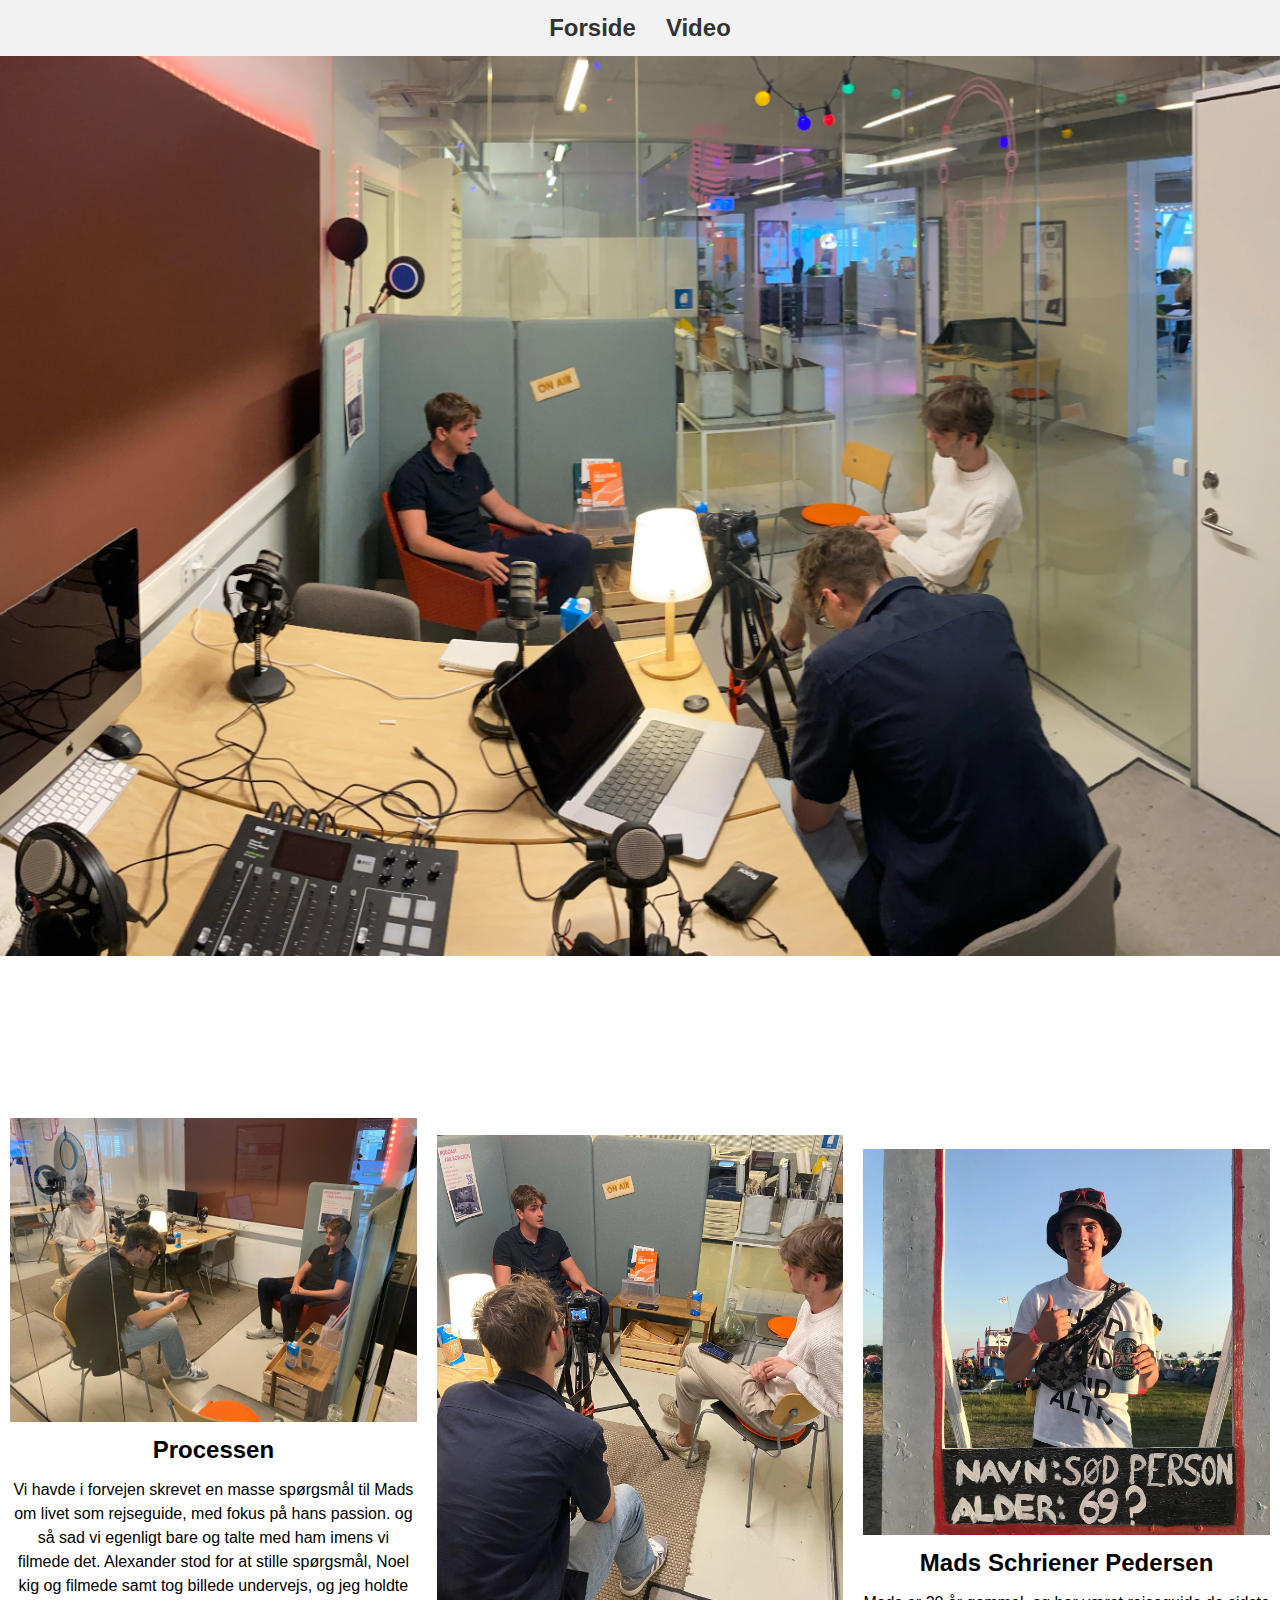
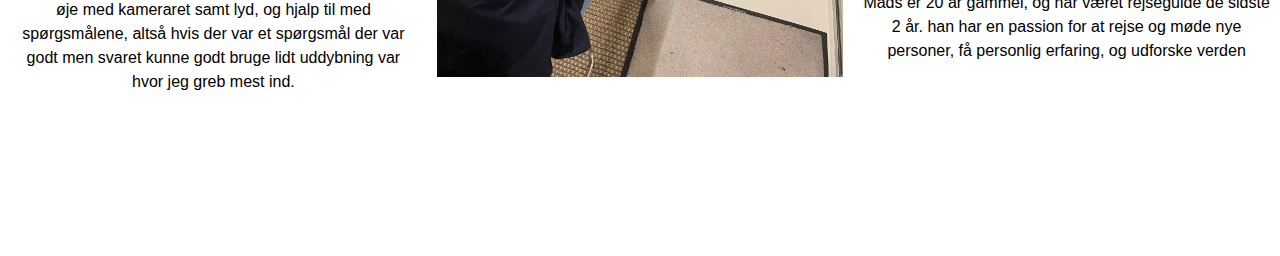
<file: index.html>
<!DOCTYPE html>
<html lang="da">

<head>
    <meta charset="UTF-8">
    <meta http-equiv="X-UA-Compatible" content="IE=edge">
    <meta name="viewport" content="width=device-width, initial-scale=1.0">
    <title>forside</title>
    <link rel="stylesheet" href="style.css">
</head>

<body>
    <header>
        <nav>
            <ul>
                <li><a href="index.html">Forside</a></li>
                <li><a href="video.html">Video</a></li>
            </ul>
        </nav>
    </header>
    <main>
        <div id="wp"></div>
        <div class="container">
            <div class="image image-1">
                <img src="billeder/horisontal.webp" alt="Billede 1">
                <h2>Processen</h2>
                <p>Vi havde i forvejen skrevet en masse spørgsmål til Mads om livet som rejseguide, med fokus på hans
                    passion. og så sad vi egenligt bare og talte med ham imens vi filmede det. Alexander stod for at
                    stille spørgsmål, Noel kig og filmede samt tog billede undervejs, og jeg holdte øje med kameraret
                    samt lyd, og hjalp til med spørgsmålene, altså hvis der var et spørgsmål der var godt men svaret
                    kunne godt bruge lidt uddybning var hvor jeg greb mest ind.</p>
            </div>
            <div class="image image-2">
                <img src="billeder/lodret.webp" alt="Billede 2">
            </div>
            <div class="image image-3">
                <img src="billeder/portræt.webp" alt="Billede 3">
                <h2>Mads Schriener Pedersen</h2>
                <p>Mads er 20 år gammel, og har været rejseguide de sidste 2 år. han har en passion for at rejse og møde
                    nye personer, få personlig erfaring, og udforske verden</p>
            </div>
        </div>
    </main>
</body>

</html>
</file>
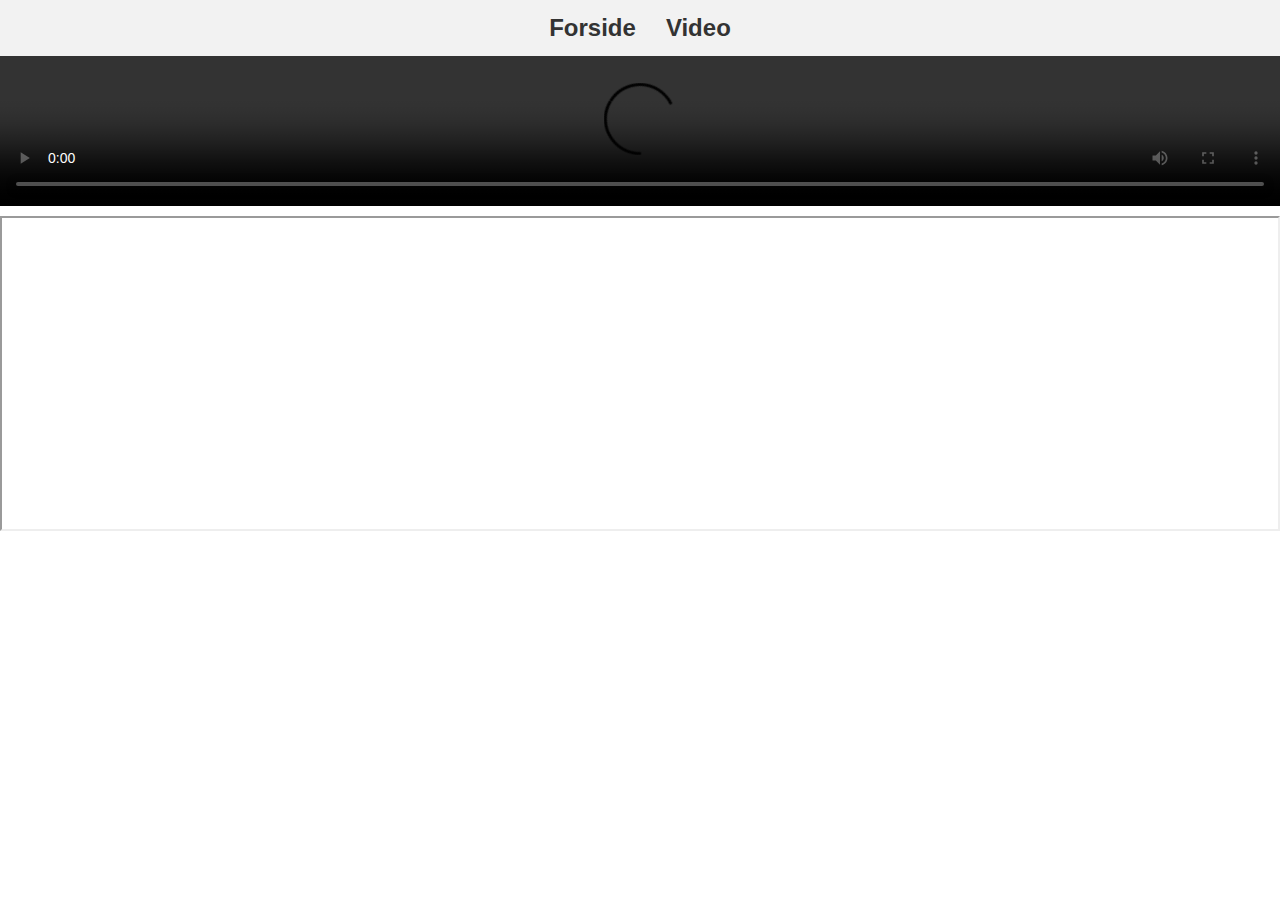
<file: video.html>
<!DOCTYPE html>
<html lang="da">

<head>
    <meta charset="UTF-8">
    <meta http-equiv="X-UA-Compatible" content="IE=edge">
    <meta name="viewport" content="width=device-width, initial-scale=1.0">
    <title>Video</title>
    <link rel="stylesheet" href="style.css">
</head>

<body>
    <header>
        <nav>
            <ul>
                <li><a href="index.html">Forside</a></li>
                <li><a href="video.html">Video</a></li>
            </ul>
        </nav>
    </header>
    <main>
        <video controls src="https://sebastianschyberg.dk/kea/05_video/video/KEA_MMD_TEMA_5.mp4"></video>
        <iframe width="560" height="315" src="https://www.youtube.com/embed/UMLlYj78LrA" title="YouTube video player"
            allow="accelerometer; autoplay; clipboard-write; encrypted-media; gyroscope; picture-in-picture; web-share"
            allowfullscreen></iframe>
    </main>
</body>

</html>
</file>
<file: style.css>
* {
  margin: 0;
  padding: 0;
  box-sizing: border-box;
}
body {
  line-height: 1.5;
  font-family: "pt_serifregular", sans-serif;
  background-color: white;
}
#wp {
  background-image: url("billeder/wp.webp");
  height: 100vh;
  background-position: center;
  background-repeat: no-repeat;
  background-size: cover;
}
img {
  width: 100%;
  height: auto;
  display: block;
}
video {
  width: 100%;
  height: auto;
  display: block;
}
iframe {
  width: 100%;
  margin-top: 10px;
}
.container {
  display: flex;
  flex-wrap: wrap;
  justify-content: center;
  align-items: center;
  height: 100vh;
}

.image {
  margin: 10px;
  flex-basis: calc(33.33% - 20px);
  text-align: center;
  color: white;
}

.image h2 {
  margin-top: 10px;
  color: black;
}
.image p {
  margin-top: 10px;
  color: black;
}

img {
  width: 100%;
  height: auto;
  display: block;
}
@media (min-width: 750px) {
  main {
    max-width: 1400px;
    margin: 0 auto;
  }
}
nav {
  background-color: #f2f2f2;
  padding: 10px;
}

nav ul {
  list-style: none;
  margin: 0;
  padding: 0;
  gap: 20px;
  display: flex;
  justify-content: center;
}

nav li a {
  color: #333;
  text-decoration: none;
  font-weight: bold;
  padding: 5px;
  font-size: 1.5rem;
  transition: all 0.2s ease-in-out;
}

nav li a:hover {
  background-color: #333;
  color: #fff;
}
</file>
